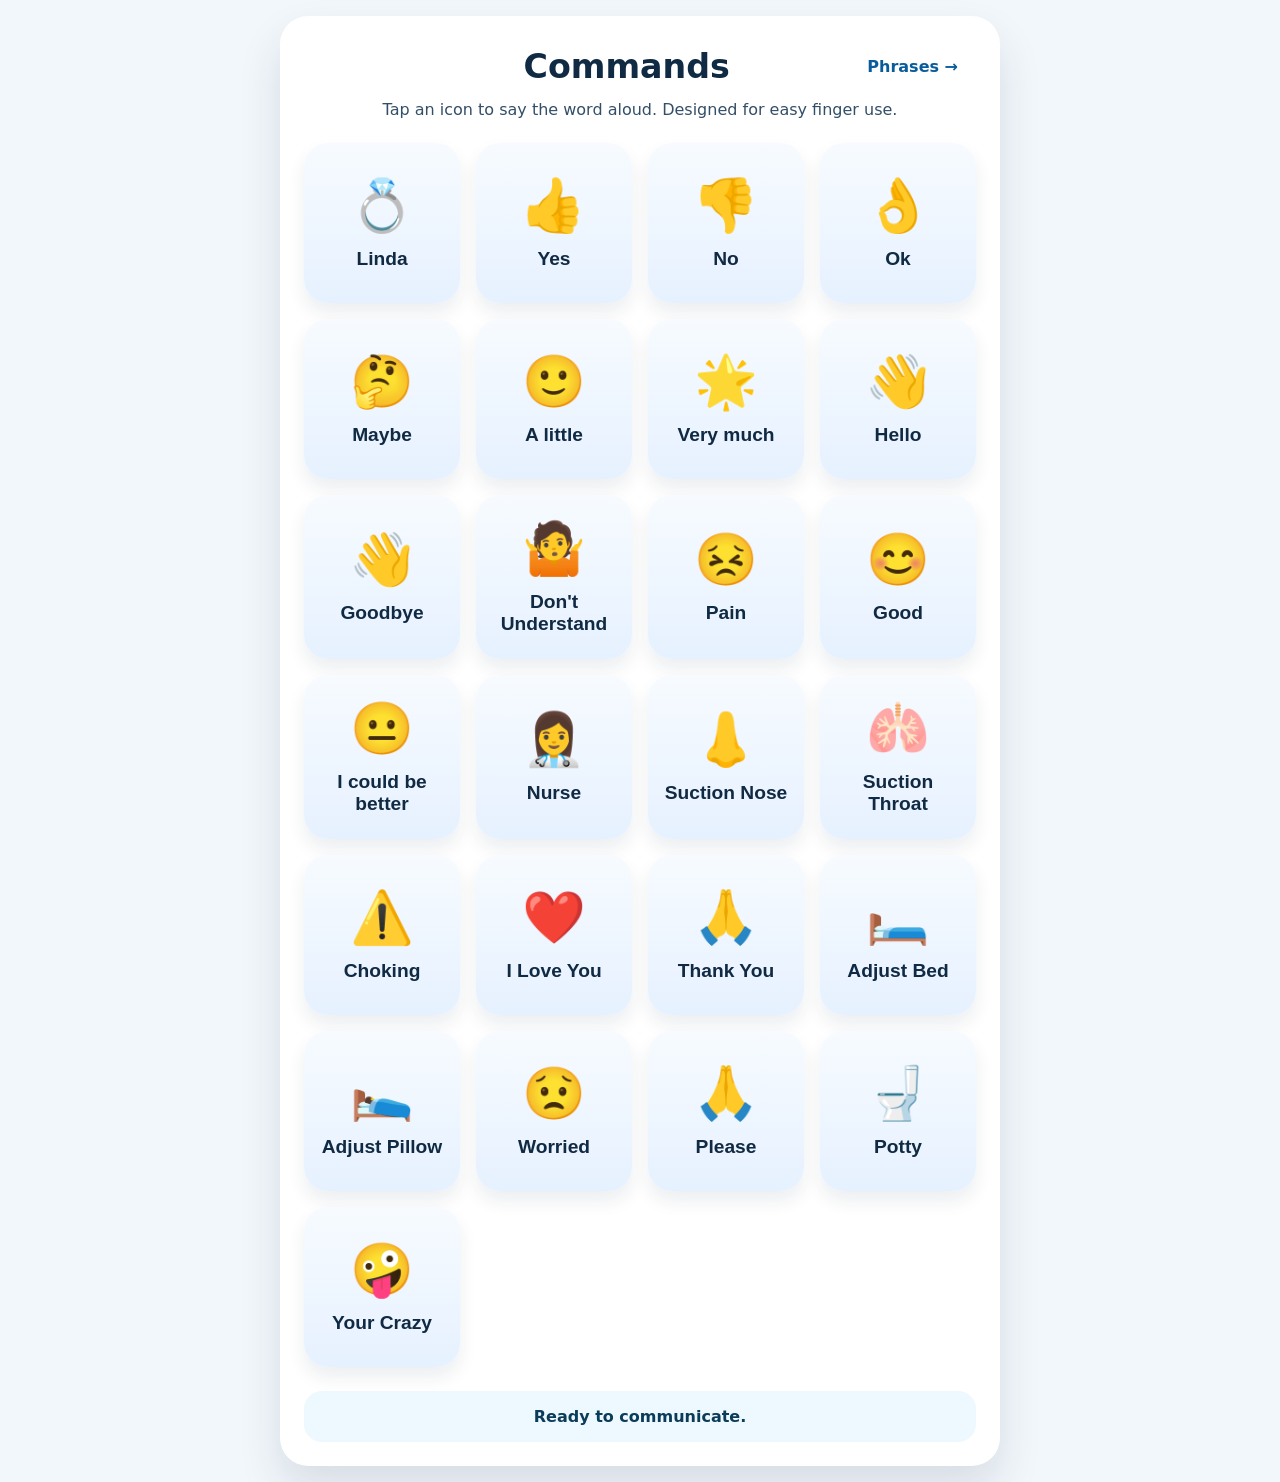
<file: index.html>
<!DOCTYPE html>
<html lang="en">
<head>
  <meta charset="UTF-8" />
  <meta name="viewport" content="width=device-width, initial-scale=1.0, viewport-fit=cover" />
  <meta name="description" content="Touch-friendly communication helper with voice output for limited communication users." />
  <meta name="theme-color" content="#085c9b" />
  <meta name="apple-mobile-web-app-capable" content="yes" />
  <meta name="apple-mobile-web-app-status-bar-style" content="black-translucent" />
  <meta name="apple-mobile-web-app-title" content="Comm Helper" />
  <meta name="format-detection" content="telephone=no" />
  <title>Commands</title>
  <link rel="manifest" href="manifest.json" />
  <!-- Apple touch icons (use relative paths so the site works under a subfolder too) -->
  <link rel="apple-touch-icon" sizes="180x180" href="icons/icon-180.png" />
  <link rel="apple-touch-icon" sizes="167x167" href="icons/icon-180.png" />
  <link rel="apple-touch-icon" sizes="152x152" href="icons/icon-180.png" />
  <link rel="apple-touch-icon" sizes="120x120" href="icons/icon-120.png" />
  <link rel="apple-touch-icon" href="icons/icon-180.png" />
  <link rel="mask-icon" href="icons/safari-mask.svg" color="#085c9b" />
  <link rel="shortcut icon" href="icons/icon-192.png" />
  <link rel="icon" type="image/png" sizes="192x192" href="icons/icon-192.png" />
  <link rel="icon" type="image/png" sizes="512x512" href="icons/icon-512.png" />
  <meta name="msapplication-TileImage" content="icons/icon-192.png" />
  <link rel="stylesheet" href="styles.css" />
</head>
<body>
  <main class="app-shell">
    <div class="page-header">
      <div class="nav-spacer"></div>
      <h1>Commands</h1>
      <a class="nav-link" href="sentences.html">Phrases →</a>
    </div>
    <p class="instructions">Tap an icon to say the word aloud. Designed for easy finger use.</p>

    <div class="button-grid" role="group" aria-label="Communication actions">
      <button class="comm-button" data-word="Linda" aria-label="Linda">
        <span class="icon">💍</span>
        <span class="label">Linda</span>
      </button>
      <button class="comm-button" data-word="Yes" aria-label="Yes">
        <span class="icon">👍</span>
        <span class="label">Yes</span>
      </button>
      <button class="comm-button" data-word="No" aria-label="No">
        <span class="icon">👎</span>
        <span class="label">No</span>
      </button>
      <button class="comm-button" data-word="Ok" aria-label="Ok">
        <span class="icon">👌</span>
        <span class="label">Ok</span>
      </button>
      <button class="comm-button" data-word="Maybe" aria-label="Maybe">
        <span class="icon">🤔</span>
        <span class="label">Maybe</span>
      </button>
      <button class="comm-button" data-word="A little" aria-label="A little">
        <span class="icon">🙂</span>
        <span class="label">A little</span>
      </button>
      <button class="comm-button" data-word="Very much" aria-label="Very much">
        <span class="icon">🌟</span>
        <span class="label">Very much</span>
      </button>
      <button class="comm-button" data-word="Hello" aria-label="Hello">
        <span class="icon">👋</span>
        <span class="label">Hello</span>
      </button>
      <button class="comm-button" data-word="Goodbye" aria-label="Goodbye">
        <span class="icon">👋</span>
        <span class="label">Goodbye</span>
      </button>
      <button class="comm-button" data-word="I don't understand" aria-label="I don't understand">
        <span class="icon">🤷</span>
        <span class="label">Don't Understand</span>
      </button>
      <button class="comm-button" data-word="Pain" aria-label="Pain">
        <span class="icon">😣</span>
        <span class="label">Pain</span>
      </button>
      <button class="comm-button" data-word="Good" aria-label="Good">
        <span class="icon">😊</span>
        <span class="label">Good</span>
      </button>
      <button class="comm-button" data-word="I could be better" aria-label="I could be better">
        <span class="icon">😐</span>
        <span class="label">I could be better</span>
      </button>
      <button class="comm-button" data-word="Nurse" aria-label="Nurse">
        <span class="icon">👩‍⚕️</span>
        <span class="label">Nurse</span>
      </button>
      <button class="comm-button" data-word="Suction Nose" aria-label="Suction Nose">
        <span class="icon">👃</span>
        <span class="label">Suction Nose</span>
      </button>
      <button class="comm-button" data-word="Suction Throat" aria-label="Suction Throat">
        <span class="icon">🫁</span>
        <span class="label">Suction Throat</span>
      </button>
      <button class="comm-button" data-word="Choking" aria-label="Choking">
        <span class="icon">⚠️</span>
        <span class="label">Choking</span>
      </button>
      <button class="comm-button" data-word="I love you" aria-label="I love you">
        <span class="icon">❤️</span>
        <span class="label">I Love You</span>
      </button>
      <button class="comm-button" data-word="Thank you" aria-label="Thank you">
        <span class="icon">🙏</span>
        <span class="label">Thank You</span>
      </button>
      <button class="comm-button" data-word="Adjust Bed" aria-label="Adjust Bed">
        <span class="icon">🛏️</span>
        <span class="label">Adjust Bed</span>
      </button>
      <button class="comm-button" data-word="Adjust Pillow" aria-label="Adjust Pillow">
        <span class="icon">🛌</span>
        <span class="label">Adjust Pillow</span>
      </button>
      <button class="comm-button" data-word="Worried" aria-label="Worried">
        <span class="icon">😟</span>
        <span class="label">Worried</span>
      </button>
      <button class="comm-button" data-word="Please" aria-label="Please">
        <span class="icon">🙏</span>
        <span class="label">Please</span>
      </button>
      <button class="comm-button" data-word="Potty" aria-label="Potty">
        <span class="icon">🚽</span>
        <span class="label">Potty</span>
      </button>
      <button class="comm-button" data-word="Your crazy" aria-label="Your crazy">
        <span class="icon">🤪</span>
        <span class="label">Your Crazy</span>
      </button>
    </div>

    <div class="feedback" aria-live="polite" id="feedback">Ready to communicate.</div>
  </main>
  <script src="script.js"></script>
</body>
</html>
</file>
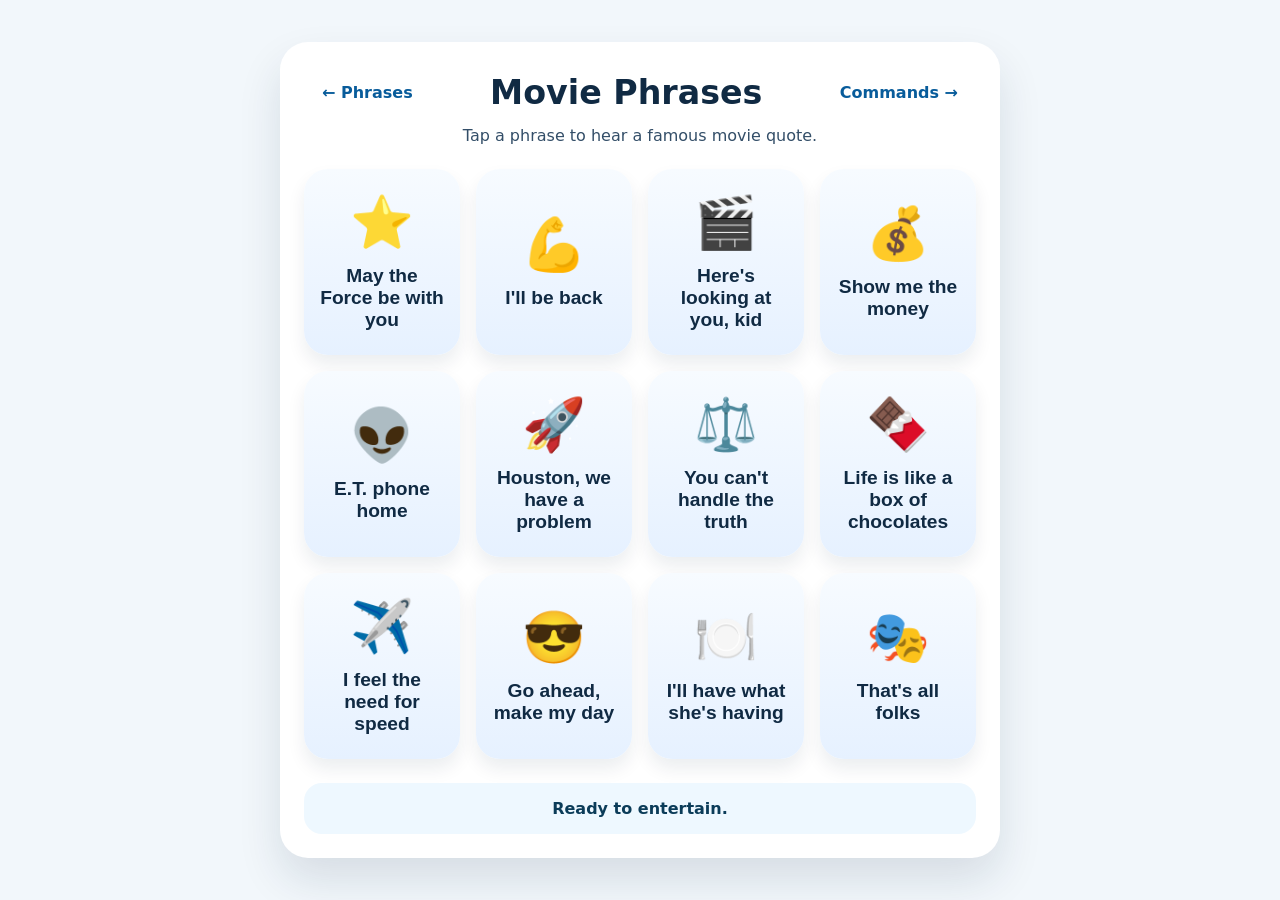
<file: movie-phrases.html>
<!DOCTYPE html>
<html lang="en">
<head>
  <meta charset="UTF-8" />
  <meta name="viewport" content="width=device-width, initial-scale=1.0, viewport-fit=cover" />
  <meta name="description" content="Famous movie phrases for entertainment and encouragement." />
  <meta name="theme-color" content="#085c9b" />
  <meta name="apple-mobile-web-app-capable" content="yes" />
  <meta name="apple-mobile-web-app-status-bar-style" content="black-translucent" />
  <meta name="apple-mobile-web-app-title" content="Comm Helper" />
  <meta name="format-detection" content="telephone=no" />
  <title>Movie Phrases</title>
  <link rel="manifest" href="manifest.json" />
  <link rel="apple-touch-icon" sizes="180x180" href="apple-touch-icon.png" />
  <link rel="apple-touch-icon" sizes="167x167" href="apple-touch-icon.png" />
  <link rel="apple-touch-icon" sizes="152x152" href="apple-touch-icon.png" />
  <link rel="apple-touch-icon" sizes="120x120" href="apple-touch-icon.png" />
  <link rel="apple-touch-icon" href="apple-touch-icon.png" />
  <link rel="mask-icon" href="icons/safari-mask.svg" color="#085c9b" />
  <link rel="shortcut icon" href="icons/icon-192.png" />
  <link rel="icon" type="image/png" sizes="192x192" href="icons/icon-192.png" />
  <link rel="icon" type="image/png" sizes="512x512" href="icons/icon-512.png" />
  <meta name="msapplication-TileImage" content="icons/icon-192.png" />
  <link rel="stylesheet" href="styles.css" />
</head>
<body>
  <main class="app-shell">
    <div class="page-header">
      <a class="nav-link" href="sentences.html">← Phrases</a>
      <h1>Movie Phrases</h1>
      <a class="nav-link" href="index.html">Commands →</a>
    </div>

    <p class="instructions">Tap a phrase to hear a famous movie quote.</p>

    <div class="button-grid" role="group" aria-label="Famous movie phrases">
      <button class="comm-button" data-word="May the Force be with you" aria-label="May the Force be with you">
        <span class="icon">⭐</span>
        <span class="label">May the Force be with you</span>
      </button>
      <button class="comm-button" data-word="I'll be back" aria-label="I'll be back">
        <span class="icon">💪</span>
        <span class="label">I'll be back</span>
      </button>
      <button class="comm-button" data-word="Here's looking at you, kid" aria-label="Here's looking at you, kid">
        <span class="icon">🎬</span>
        <span class="label">Here's looking at you, kid</span>
      </button>
      <button class="comm-button" data-word="Show me the money" aria-label="Show me the money">
        <span class="icon">💰</span>
        <span class="label">Show me the money</span>
      </button>
      <button class="comm-button" data-word="E.T. phone home" aria-label="E.T. phone home">
        <span class="icon">👽</span>
        <span class="label">E.T. phone home</span>
      </button>
      <button class="comm-button" data-word="Houston, we have a problem" aria-label="Houston, we have a problem">
        <span class="icon">🚀</span>
        <span class="label">Houston, we have a problem</span>
      </button>
      <button class="comm-button" data-word="You can't handle the truth" aria-label="You can't handle the truth">
        <span class="icon">⚖️</span>
        <span class="label">You can't handle the truth</span>
      </button>
      <button class="comm-button" data-word="Life is like a box of chocolates" aria-label="Life is like a box of chocolates">
        <span class="icon">🍫</span>
        <span class="label">Life is like a box of chocolates</span>
      </button>
      <button class="comm-button" data-word="I feel the need for speed" aria-label="I feel the need for speed">
        <span class="icon">✈️</span>
        <span class="label">I feel the need for speed</span>
      </button>
      <button class="comm-button" data-word="Go ahead, make my day" aria-label="Go ahead, make my day">
        <span class="icon">😎</span>
        <span class="label">Go ahead, make my day</span>
      </button>
      <button class="comm-button" data-word="I'll have what she's having" aria-label="I'll have what she's having">
        <span class="icon">🍽️</span>
        <span class="label">I'll have what she's having</span>
      </button>
      <button class="comm-button" data-word="That's all folks" aria-label="That's all folks">
        <span class="icon">🎭</span>
        <span class="label">That's all folks</span>
      </button>
    </div>

    <div class="feedback" aria-live="polite" id="feedback">Ready to entertain.</div>
  </main>

  <script src="script.js"></script>
</body>
</html>
</file>
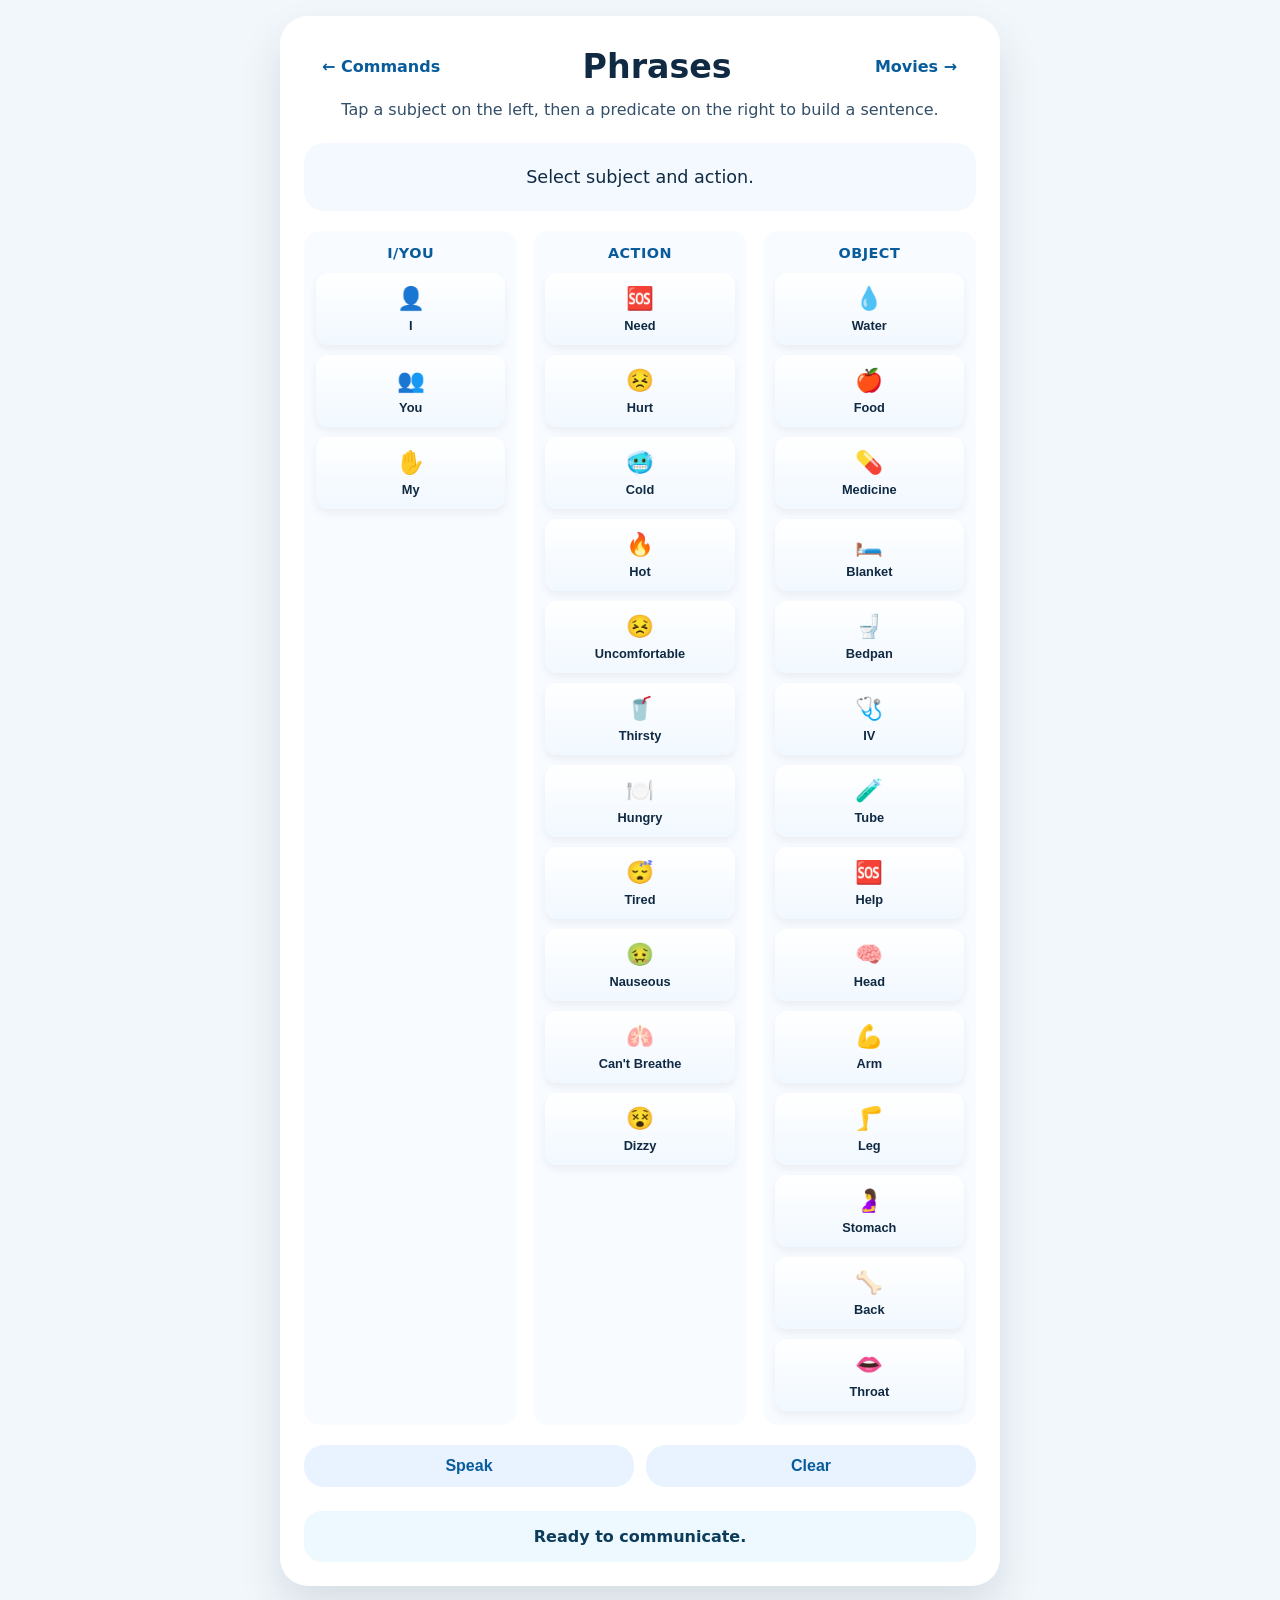
<file: sentences.html>
<!DOCTYPE html>
<html lang="en">
<head>
  <meta charset="UTF-8" />
  <meta name="viewport" content="width=device-width, initial-scale=1.0, viewport-fit=cover" />
  <meta name="description" content="Sentence builder page for the communication helper app." />
  <meta name="theme-color" content="#085c9b" />
  <meta name="apple-mobile-web-app-capable" content="yes" />
  <meta name="apple-mobile-web-app-status-bar-style" content="black-translucent" />
  <meta name="apple-mobile-web-app-title" content="Comm Helper" />
  <meta name="format-detection" content="telephone=no" />
  <title>Phrase Builder</title>
  <link rel="manifest" href="manifest.json" />
  <link rel="apple-touch-icon" sizes="180x180" href="apple-touch-icon.png" />
  <link rel="apple-touch-icon" sizes="167x167" href="apple-touch-icon.png" />
  <link rel="apple-touch-icon" sizes="152x152" href="apple-touch-icon.png" />
  <link rel="apple-touch-icon" sizes="120x120" href="apple-touch-icon.png" />
  <link rel="apple-touch-icon" href="apple-touch-icon.png" />
  <link rel="mask-icon" href="icons/safari-mask.svg" color="#085c9b" />
  <link rel="shortcut icon" href="icons/icon-192.png" />
  <link rel="icon" type="image/png" sizes="192x192" href="icons/icon-192.png" />
  <link rel="icon" type="image/png" sizes="512x512" href="icons/icon-512.png" />
  <meta name="msapplication-TileImage" content="icons/icon-192.png" />
  <link rel="stylesheet" href="styles.css" />
</head>
<body>
  <main class="app-shell">
    <div class="page-header">
      <a class="nav-link" href="index.html">← Commands</a>
      <h1>Phrases</h1>
      <a class="nav-link" href="movie-phrases.html">Movies →</a>
    </div>

    <p class="instructions">Tap a subject on the left, then a predicate on the right to build a sentence.</p>

    <div class="sentence-box">
      <span id="sentence-output">Select subject and action.</span>
    </div>

    <div class="sentence-builder">
      <div class="column">
        <h3>I/You</h3>
        <div class="word-group" role="group" aria-label="Subjects">
          <button class="word-button" data-word="I" aria-label="I">
            <span class="icon">👤</span>
            <span class="text">I</span>
          </button>
          <button class="word-button" data-word="You" aria-label="You">
            <span class="icon">👥</span>
            <span class="text">You</span>
          </button>
          <button class="word-button" data-word="My" aria-label="My">
            <span class="icon">✋</span>
            <span class="text">My</span>
          </button>
        </div>
      </div>

      <div class="column">
        <h3>Action</h3>
        <div class="word-group" role="group" aria-label="Actions and needs">
          <button class="word-button" data-word="need" aria-label="need">
            <span class="icon">🆘</span>
            <span class="text">Need</span>
          </button>
          <button class="word-button" data-word="hurt" aria-label="hurt">
            <span class="icon">😣</span>
            <span class="text">Hurt</span>
          </button>
          <button class="word-button" data-word="cold" aria-label="cold">
            <span class="icon">🥶</span>
            <span class="text">Cold</span>
          </button>
          <button class="word-button" data-word="hot" aria-label="hot">
            <span class="icon">🔥</span>
            <span class="text">Hot</span>
          </button>
          <button class="word-button" data-word="uncomfortable" aria-label="uncomfortable">
            <span class="icon">😣</span>
            <span class="text">Uncomfortable</span>
          </button>
          <button class="word-button" data-word="thirsty" aria-label="thirsty">
            <span class="icon">🥤</span>
            <span class="text">Thirsty</span>
          </button>
          <button class="word-button" data-word="hungry" aria-label="hungry">
            <span class="icon">🍽️</span>
            <span class="text">Hungry</span>
          </button>
          <button class="word-button" data-word="tired" aria-label="tired">
            <span class="icon">😴</span>
            <span class="text">Tired</span>
          </button>
          <button class="word-button" data-word="nauseous" aria-label="nauseous">
            <span class="icon">🤢</span>
            <span class="text">Nauseous</span>
          </button>
          <button class="word-button" data-word="can't breathe" aria-label="can't breathe">
            <span class="icon">🫁</span>
            <span class="text">Can't Breathe</span>
          </button>
          <button class="word-button" data-word="dizzy" aria-label="dizzy">
            <span class="icon">😵</span>
            <span class="text">Dizzy</span>
          </button>
        </div>
      </div>

      <div class="column">
        <h3>Object</h3>
        <div class="word-group" role="group" aria-label="Objects">
          <button class="word-button" data-word="water" aria-label="water">
            <span class="icon">💧</span>
            <span class="text">Water</span>
          </button>
          <button class="word-button" data-word="food" aria-label="food">
            <span class="icon">🍎</span>
            <span class="text">Food</span>
          </button>
          <button class="word-button" data-word="medicine" aria-label="medicine">
            <span class="icon">💊</span>
            <span class="text">Medicine</span>
          </button>
          <button class="word-button" data-word="blanket" aria-label="blanket">
            <span class="icon">🛏️</span>
            <span class="text">Blanket</span>
          </button>
          <button class="word-button" data-word="bedpan" aria-label="bedpan">
            <span class="icon">🚽</span>
            <span class="text">Bedpan</span>
          </button>
          <button class="word-button" data-word="I V" aria-label="I V">
            <span class="icon">🩺</span>
            <span class="text">IV</span>
          </button>
          <button class="word-button" data-word="tube" aria-label="tube">
            <span class="icon">🧪</span>
            <span class="text">Tube</span>
          </button>
          <button class="word-button" data-word="help" aria-label="help">
            <span class="icon">🆘</span>
            <span class="text">Help</span>
          </button>
          <button class="word-button" data-word="my head" aria-label="my head">
            <span class="icon">🧠</span>
            <span class="text">Head</span>
          </button>
          <button class="word-button" data-word="my arm" aria-label="my arm">
            <span class="icon">💪</span>
            <span class="text">Arm</span>
          </button>
          <button class="word-button" data-word="my leg" aria-label="my leg">
            <span class="icon">🦵</span>
            <span class="text">Leg</span>
          </button>
          <button class="word-button" data-word="my stomach" aria-label="my stomach">
            <span class="icon">🤰</span>
            <span class="text">Stomach</span>
          </button>
          <button class="word-button" data-word="my back" aria-label="my back">
            <span class="icon">🦴</span>
            <span class="text">Back</span>
          </button>
          <button class="word-button" data-word="my throat" aria-label="my throat">
            <span class="icon">👄</span>
            <span class="text">Throat</span>
          </button>
        </div>
      </div>
    </div>

    <div class="sentence-actions">
      <button class="secondary-button" id="speak-sentence">Speak</button>
      <button class="secondary-button" id="clear-sentence">Clear</button>
    </div>

    <div class="feedback" aria-live="polite" id="feedback">Ready to communicate.</div>
  </main>

  <script src="script.js"></script>
</body>
</html>
</file>
<file: styles.css>
:root {
  color-scheme: light;
  font-family: system-ui, -apple-system, BlinkMacSystemFont, "Segoe UI", sans-serif;
  background: #f2f7fb;
  color: #102a43;
}

* {
  box-sizing: border-box;
}

body {
  margin: 0;
  min-height: 100vh;
  display: flex;
  align-items: center;
  justify-content: center;
  padding: 16px;
}

.app-shell {
  width: min(100%, 720px);
  background: #ffffff;
  border-radius: 28px;
  padding: 24px;
  box-shadow: 0 22px 44px rgba(16, 42, 67, 0.12);
}

h1 {
  margin: 0 0 8px;
  font-size: clamp(2rem, 2.6vw, 2.6rem);
  text-align: center;
}

.page-header {
  display: flex;
  flex-wrap: wrap;
  align-items: center;
  justify-content: space-between;
  margin-bottom: 8px;
  gap: 12px;
}

.page-header h1 {
  flex: 1;
  text-align: center;
  margin: 0;
}

.nav-link {
  display: inline-flex;
  align-items: center;
  padding: 14px 18px;
  font-size: 1rem;
  font-weight: 600;
  color: #085c9b;
  text-decoration: none;
  border-radius: 16px;
  transition: background 0.15s ease;
  min-width: 120px;
  min-height: 52px;
  justify-content: center;
  touch-action: manipulation;
}

.nav-link:hover,
.nav-link:focus-visible {
  background: #e9f2ff;
  outline: none;
}

.nav-spacer {
  min-width: 100px;
}

.instructions {
  margin: 0 0 24px;
  font-size: 1rem;
  text-align: center;
  color: #334e68;
}

.page-actions {
  display: flex;
  justify-content: center;
  margin-bottom: 22px;
}

.secondary-link,
.secondary-button {
  display: inline-flex;
  align-items: center;
  justify-content: center;
  border-radius: 20px;
  border: 2px solid transparent;
  padding: 12px 18px;
  font-size: 1rem;
  font-weight: 700;
  text-decoration: none;
  color: #085c9b;
  background: #e9f2ff;
  transition: background 0.15s ease, transform 0.15s ease;
}

.secondary-link:hover,
.secondary-button:hover,
.secondary-button:focus-visible {
  background: #d6e7ff;
  transform: translateY(-1px);
  outline: none;
}

.sentence-box {
  min-height: 68px;
  margin-bottom: 20px;
  padding: 16px 18px;
  border-radius: 20px;
  background: #f3f9ff;
  color: #102a43;
  font-size: 1.1rem;
  text-align: center;
  display: flex;
  align-items: center;
  justify-content: center;
}

.sentence-builder {
  display: grid;
  grid-template-columns: repeat(auto-fit, minmax(140px, 1fr));
  gap: 16px;
  margin-bottom: 20px;
}

.column {
  background: #f8fbff;
  border-radius: 16px;
  padding: 14px 12px;
}

.column h3 {
  margin: 0 0 12px;
  font-size: 0.9rem;
  font-weight: 700;
  color: #085c9b;
  text-align: center;
  text-transform: uppercase;
  letter-spacing: 0.5px;
}

.word-group {
  display: flex;
  flex-direction: column;
  gap: 10px;
}

.word-button {
  border: 0;
  border-radius: 12px;
  padding: 12px 10px;
  background: linear-gradient(180deg, #ffffff 0%, #f1f8ff 100%);
  color: #102a43;
  font-size: 0.9rem;
  font-weight: 600;
  display: flex;
  flex-direction: column;
  align-items: center;
  justify-content: center;
  gap: 6px;
  cursor: pointer;
  transition: transform 0.12s ease, box-shadow 0.12s ease, background 0.12s ease;
  box-shadow: 0 4px 8px rgba(16, 42, 67, 0.06);
}

.word-button:hover,
.word-button:focus-visible {
  transform: translateY(-1px);
  box-shadow: 0 8px 14px rgba(16, 42, 67, 0.1);
  outline: none;
}

.word-button:active {
  transform: translateY(0);
  background: linear-gradient(180deg, #e8f3ff 0%, #d9ecff 100%);
}

.word-button .icon {
  font-size: 1.4rem;
}

.word-button .text {
  font-size: 0.8rem;
}

.sentence-actions {
  display: grid;
  grid-template-columns: repeat(2, minmax(120px, 1fr));
  gap: 12px;
  margin-top: 18px;
}

.secondary-button {
  cursor: pointer;
  border: none;
}

.button-grid {
  display: grid;
  gap: 16px;
  grid-template-columns: repeat(auto-fit, minmax(140px, 1fr));
}

.comm-button {
  border: 0;
  border-radius: 24px;
  padding: 24px 16px;
  background: linear-gradient(180deg, #f7fbff 0%, #e6f1ff 100%);
  color: #102a43;
  font-size: 1.1rem;
  font-weight: 700;
  display: flex;
  flex-direction: column;
  align-items: center;
  justify-content: center;
  gap: 12px;
  min-height: 160px;
  cursor: pointer;
  transition: transform 0.15s ease, box-shadow 0.15s ease, background 0.15s ease;
  box-shadow: 0 10px 18px rgba(16, 42, 67, 0.08);
}

.comm-button:hover,
.comm-button:focus-visible {
  transform: translateY(-2px);
  box-shadow: 0 16px 24px rgba(16, 42, 67, 0.14);
  outline: none;
}

.comm-button:active {
  transform: translateY(0);
  background: linear-gradient(180deg, #e3efff 0%, #d2e6ff 100%);
}

.icon {
  font-size: 3.2rem;
}

.label {
  font-size: 1.2rem;
}

.feedback {
  margin-top: 24px;
  text-align: center;
  padding: 16px 18px;
  border-radius: 18px;
  background: #eef8ff;
  color: #0b3c59;
  font-weight: 600;
}

@media (max-width: 500px) {
  .comm-button {
    min-height: 140px;
    padding: 20px 14px;
  }

  .icon {
    font-size: 2.8rem;
  }

  .page-header {
    justify-content: center;
    gap: 10px;
  }

  .nav-link {
    min-width: 100%;
  }
}
</file>
